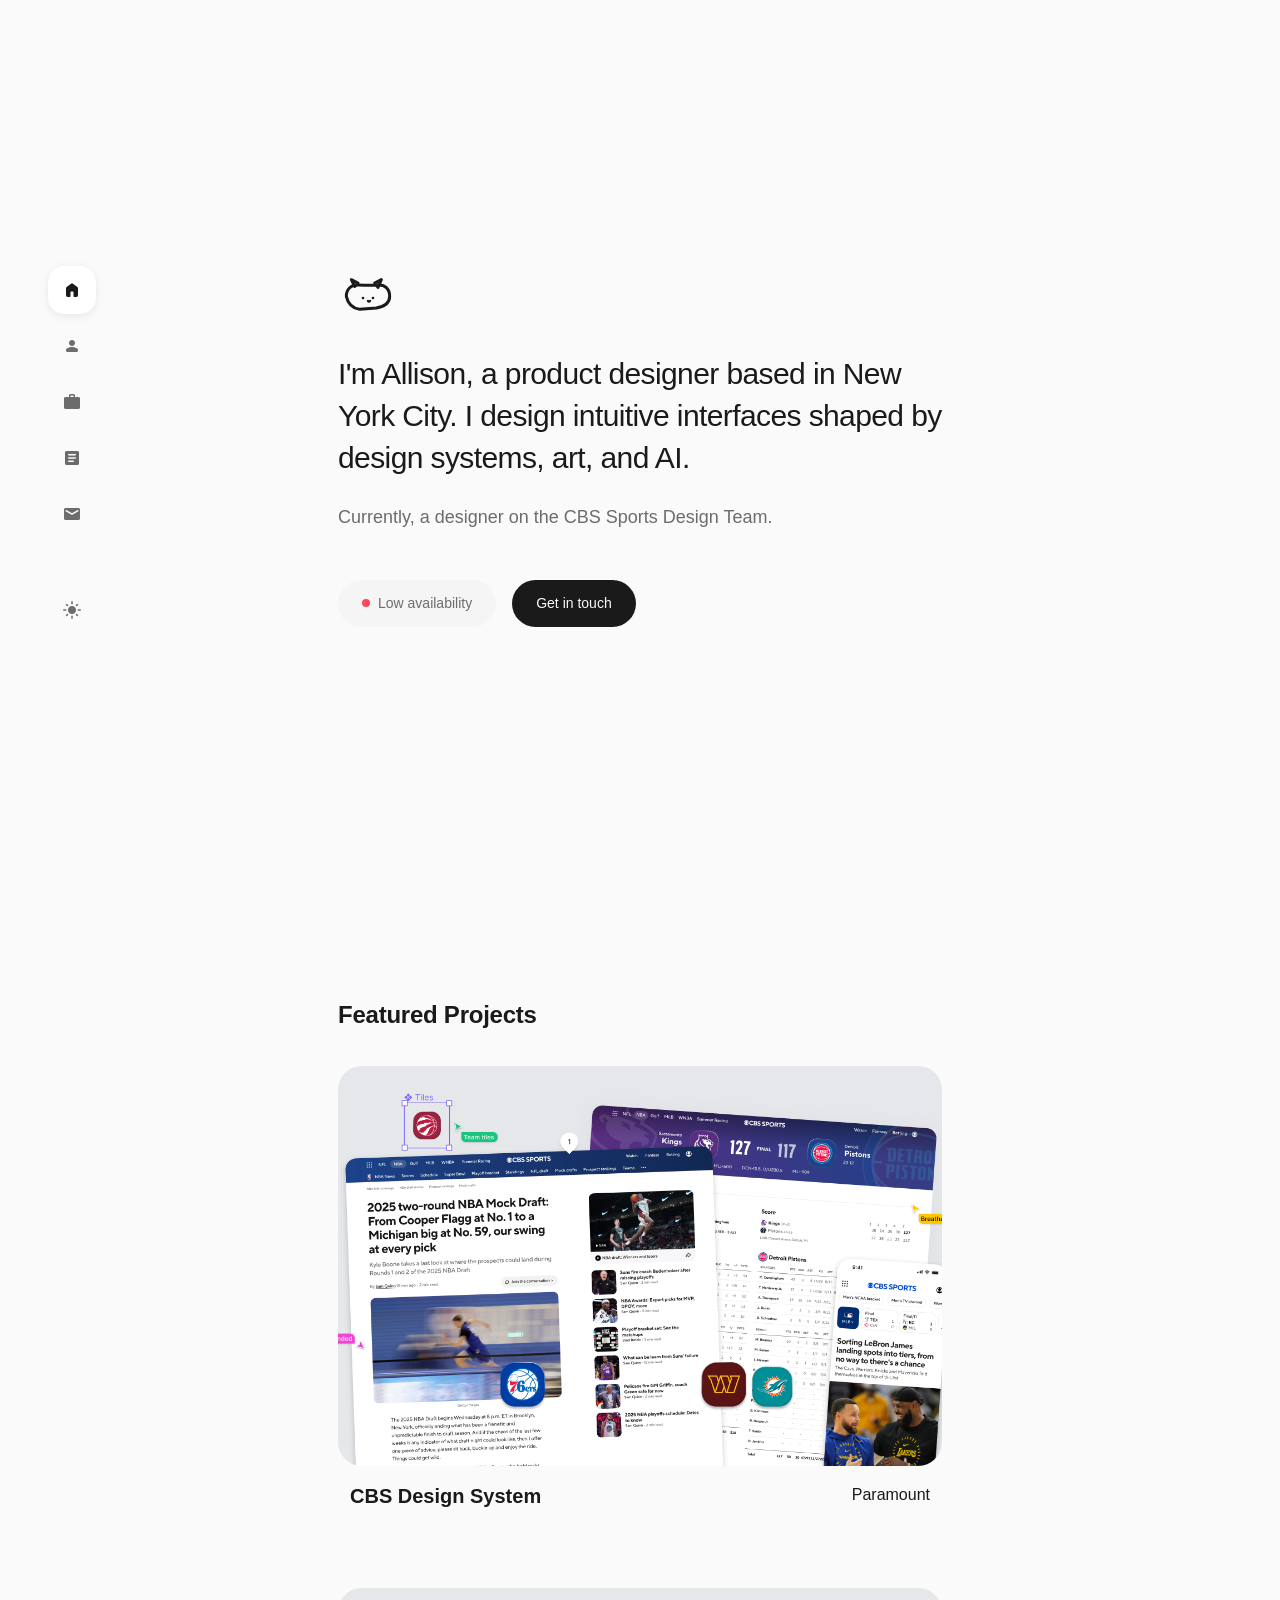
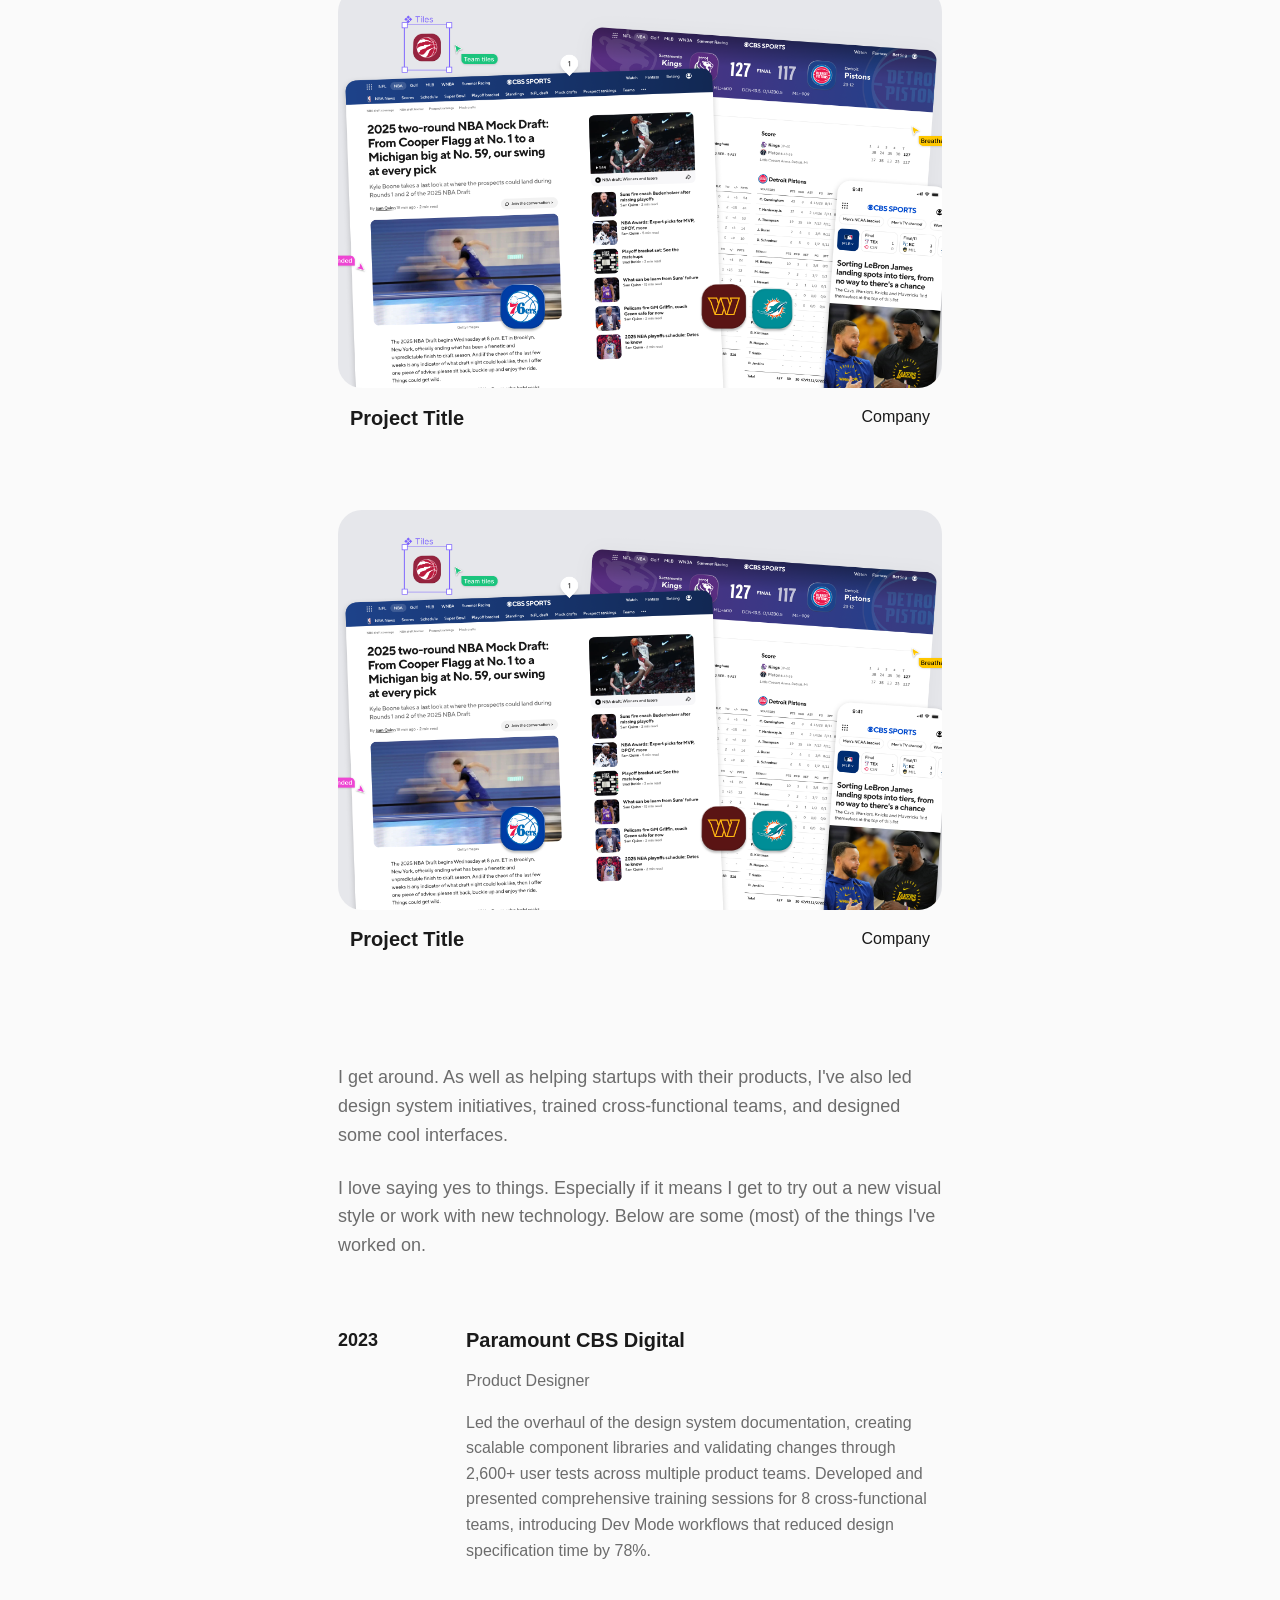
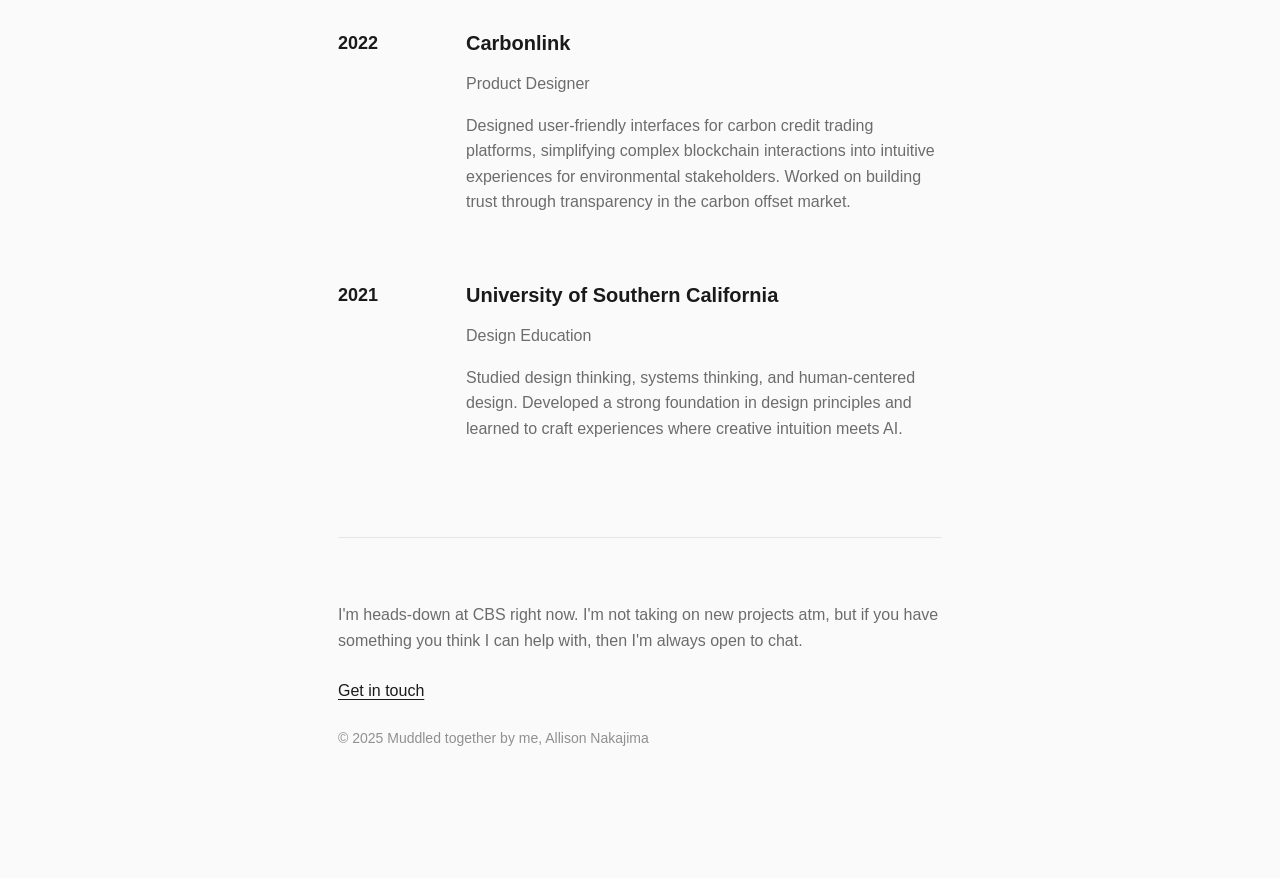
<file: index.html>
<!DOCTYPE html>
<html lang="en">
<head>
    <meta charset="UTF-8">
    <meta name="viewport" content="width=device-width, initial-scale=1.0">
    <title>Allison Nakajima - Product Designer</title>
    <meta name="description" content="I'm Allison, a product designer based in New Jersey. I love crafting intuitive interfaces that make people go 'mmm, that's nice.'">
    
    <!-- Theme color for browser UI -->
    <meta name="theme-color" content="#FAFAFA" media="(prefers-color-scheme: light)">
    <meta name="theme-color" content="#0F0F0F" media="(prefers-color-scheme: dark)">
    
    <!-- Open Graph / Social Media -->
    <meta property="og:type" content="website">
    <meta property="og:title" content="Allison Nakajima - Product Designer">
    <meta property="og:description" content="I'm Allison, a product designer based in New Jersey. I love crafting intuitive interfaces that make people go 'mmm, that's nice.'">
    <meta property="og:url" content="https://allisonnakajima.com">
    
    <!-- Twitter Card -->
    <meta name="twitter:card" content="summary_large_image">
    <meta name="twitter:title" content="Allison Nakajima - Product Designer">
    <meta name="twitter:description" content="I'm Allison, a product designer based in New Jersey. I love crafting intuitive interfaces that make people go 'mmm, that's nice.'">
    
    <!-- Favicon -->
    <link rel="icon" type="image/svg+xml" href="data:image/svg+xml,<svg xmlns='http://www.w3.org/2000/svg' viewBox='0 0 100 100'><text y='0.9em' font-size='90'>✨</text></svg>">
    
    <!-- Material Symbols (Material 3 Icons) -->
    <link rel="stylesheet" href="https://fonts.googleapis.com/css2?family=Material+Symbols+Rounded:opsz,wght,FILL,GRAD@20..48,100..700,0..1,-50..200" />
    
    <link rel="stylesheet" href="style.css">
</head>
<body>
    <!-- Side Navigation -->
    <nav class="side-nav" aria-label="Main navigation">
        <div class="side-nav-links">
            <a href="#home" class="side-nav-item active" aria-label="Home" aria-current="page">
                <span class="material-symbols-rounded" aria-hidden="true">home</span>
                <span class="nav-label">Home</span>
            </a>
            
            <a href="#about" class="side-nav-item" aria-label="About">
                <span class="material-symbols-rounded" aria-hidden="true">person</span>
                <span class="nav-label">About</span>
            </a>
            
            <a href="#work" class="side-nav-item" aria-label="Work">
                <span class="material-symbols-rounded" aria-hidden="true">work</span>
                <span class="nav-label">Work</span>
            </a>
            
            <a href="#blog" class="side-nav-item" aria-label="Blog">
                <span class="material-symbols-rounded" aria-hidden="true">article</span>
                <span class="nav-label">Blog</span>
            </a>
            
            <a href="#contact" class="side-nav-item" aria-label="Contact">
                <span class="material-symbols-rounded" aria-hidden="true">mail</span>
                <span class="nav-label">Contact</span>
            </a>
        </div>
        
        <div class="side-nav-bottom">
            <button class="side-nav-item theme-toggle" aria-label="Toggle theme">
                <span class="material-symbols-rounded sun-icon" aria-hidden="true">light_mode</span>
                <span class="material-symbols-rounded moon-icon" aria-hidden="true">dark_mode</span>
                <span class="nav-label">Theme</span>
            </button>
        </div>
    </nav>

    <!-- Main Content -->
    <div class="container">
        <!-- Hero Section -->
        <section class="hero" id="home">
            <div class="hero-logo" aria-hidden="true">
                <svg xmlns="http://www.w3.org/2000/svg" viewBox="0 0 360 360" width="60" height="60">
                    <path d="M50 140 C50 95, 80 70, 120 72 C160 74, 200 76, 240 72 C280 68, 310 96, 310 140 C310 170, 290 200, 230 210 L130 218 C90 212, 60 186, 50 140 Z" fill="none" stroke="currentColor" stroke-width="18" stroke-linecap="round" stroke-linejoin="round"/>
                    <path d="M100 80 L80 40 L120 60 Z" fill="none" stroke="currentColor" stroke-width="18" stroke-linecap="round" stroke-linejoin="round"/>
                    <path d="M220 60 L260 40 L240 86 Z" fill="none" stroke="currentColor" stroke-width="18" stroke-linecap="round" stroke-linejoin="round"/>
                    <circle cx="150" cy="150" r="8" fill="currentColor"/>
                    <circle cx="210" cy="150" r="8" fill="currentColor"/>
                    <path d="M180 168 q6 8 12 0" fill="none" stroke="currentColor" stroke-width="14" stroke-linecap="round" stroke-linejoin="round"/>
                </svg>
            </div>
            
            <div class="hero-text-container">
                <p class="hero-text hero-text-visible">I'm Allison, a product designer based in New York City. I design intuitive interfaces shaped by design systems, art, and AI.</p>
                <p class="hero-text hero-text-hidden" id="secret-text">I'm Ally, a young adult who technically lives in New Jersey. I craft my life through curiosity, caffeine, and a lot of Chat GPT.</p>
            </div>
            
            <p class="hero-subtext">Currently, a designer on the CBS Sports Design Team.</p>
            
            <div class="hero-actions">
                <span class="availability-badge" role="status">
                    <span class="status-dot" aria-hidden="true"></span>
                    Low availability
                </span>
                <a href="mailto:nakajima.allison@gmail.com" class="cta-button">Get in touch</a>
            </div>
        </section>

        <!-- Featured Projects -->
        <section class="featured-projects" id="work">
            <h2 class="section-title">Featured Projects</h2>
            
            <div class="projects-grid">
                <a href="project-vanguard.html" class="project-card-link">
                    <article class="project-card project-card-cbs project-card-external-info" data-project="CBS" data-cursor-color="#0B5EF5">
                        <div class="project-content">
                            <img src="CBScasestudythumbnail.png" alt="CBS Design System case study thumbnail" class="project-visual" loading="lazy">
                        </div>
                        <div class="project-info">
                            <div class="project-info-left">
                                <h3 class="project-title">CBS Design System</h3>
                            </div>
                            <div class="project-info-right">
                                <p class="project-company">Paramount</p>
                            </div>
                        </div>
                    </article>
                </a>
                
                <a href="#" class="project-card-link">
                    <article class="project-card project-card-figma project-card-external-info" data-project="View Project" data-cursor-color="#FF4757">
                        <div class="project-content">
                            <img src="CBScasestudythumbnail.png" alt="Figma Dev Mode Training case study thumbnail" class="project-visual" loading="lazy">
                        </div>
                        <div class="project-info">
                            <div class="project-info-left">
                                <h3 class="project-title">Project Title</h3>
                            </div>
                            <div class="project-info-right">
                                <p class="project-company">Company</p>
                            </div>
                        </div>
                    </article>
                </a>
                
                <a href="#" class="project-card-link">
                    <article class="project-card project-card-blockchain project-card-external-info" data-project="View Project" data-cursor-color="#FF4757">
                        <div class="project-content">
                            <img src="CBScasestudythumbnail.png" alt="Carbon Trading Platform case study thumbnail" class="project-visual" loading="lazy">
                        </div>
                        <div class="project-info">
                            <div class="project-info-left">
                                <h3 class="project-title">Project Title</h3>
                            </div>
                            <div class="project-info-right">
                                <p class="project-company">Company</p>
                            </div>
                        </div>
                    </article>
                </a>
            </div>
        </section>

        <!-- Section Divider -->
        <div class="section-divider" id="about">
            <p class="divider-text">I get around. As well as helping startups with their products, I've also led design system initiatives, trained cross-functional teams, and designed some cool interfaces.</p>
            
            <p class="divider-text">I love saying yes to things. Especially if it means I get to try out a new visual style or work with new technology. Below are some (most) of the things I've worked on.</p>
        </div>

        <!-- Timeline -->
        <section class="timeline">
            <article class="timeline-item">
                <div class="timeline-year">2023</div>
                <div class="timeline-content">
                    <h3 class="timeline-company">Paramount CBS Digital</h3>
                    <p class="timeline-role">Product Designer</p>
                    <p class="timeline-description">Led the overhaul of the design system documentation, creating scalable component libraries and validating changes through 2,600+ user tests across multiple product teams. Developed and presented comprehensive training sessions for 8 cross-functional teams, introducing Dev Mode workflows that reduced design specification time by 78%.</p>
                </div>
            </article>
            
            <article class="timeline-item">
                <div class="timeline-year">2022</div>
                <div class="timeline-content">
                    <h3 class="timeline-company">Carbonlink</h3>
                    <p class="timeline-role">Product Designer</p>
                    <p class="timeline-description">Designed user-friendly interfaces for carbon credit trading platforms, simplifying complex blockchain interactions into intuitive experiences for environmental stakeholders. Worked on building trust through transparency in the carbon offset market.</p>
                </div>
            </article>
            
            <article class="timeline-item">
                <div class="timeline-year">2021</div>
                <div class="timeline-content">
                    <h3 class="timeline-company">University of Southern California</h3>
                    <p class="timeline-role">Design Education</p>
                    <p class="timeline-description">Studied design thinking, systems thinking, and human-centered design. Developed a strong foundation in design principles and learned to craft experiences where creative intuition meets AI.</p>
                </div>
            </article>
        </section>

        <!-- Footer -->
        <footer class="footer" id="contact">
            <p class="footer-text">I'm heads-down at CBS right now. I'm not taking on new projects atm, but if you have something you think I can help with, then I'm always open to chat.</p>
            <a href="mailto:nakajima.allison@gmail.com" class="footer-link">Get in touch</a>
            <p class="footer-copyright">© 2025 Muddled together by me, Allison Nakajima</p>
        </footer>
    </div>

    <!-- Custom Cursor -->
    <div class="custom-cursor" id="customCursor">
        <span class="custom-cursor-text">View Project</span>
        <span class="custom-cursor-arrow">→</span>
    </div>

    <script src="script.js"></script>
</body>
</html>
</file>
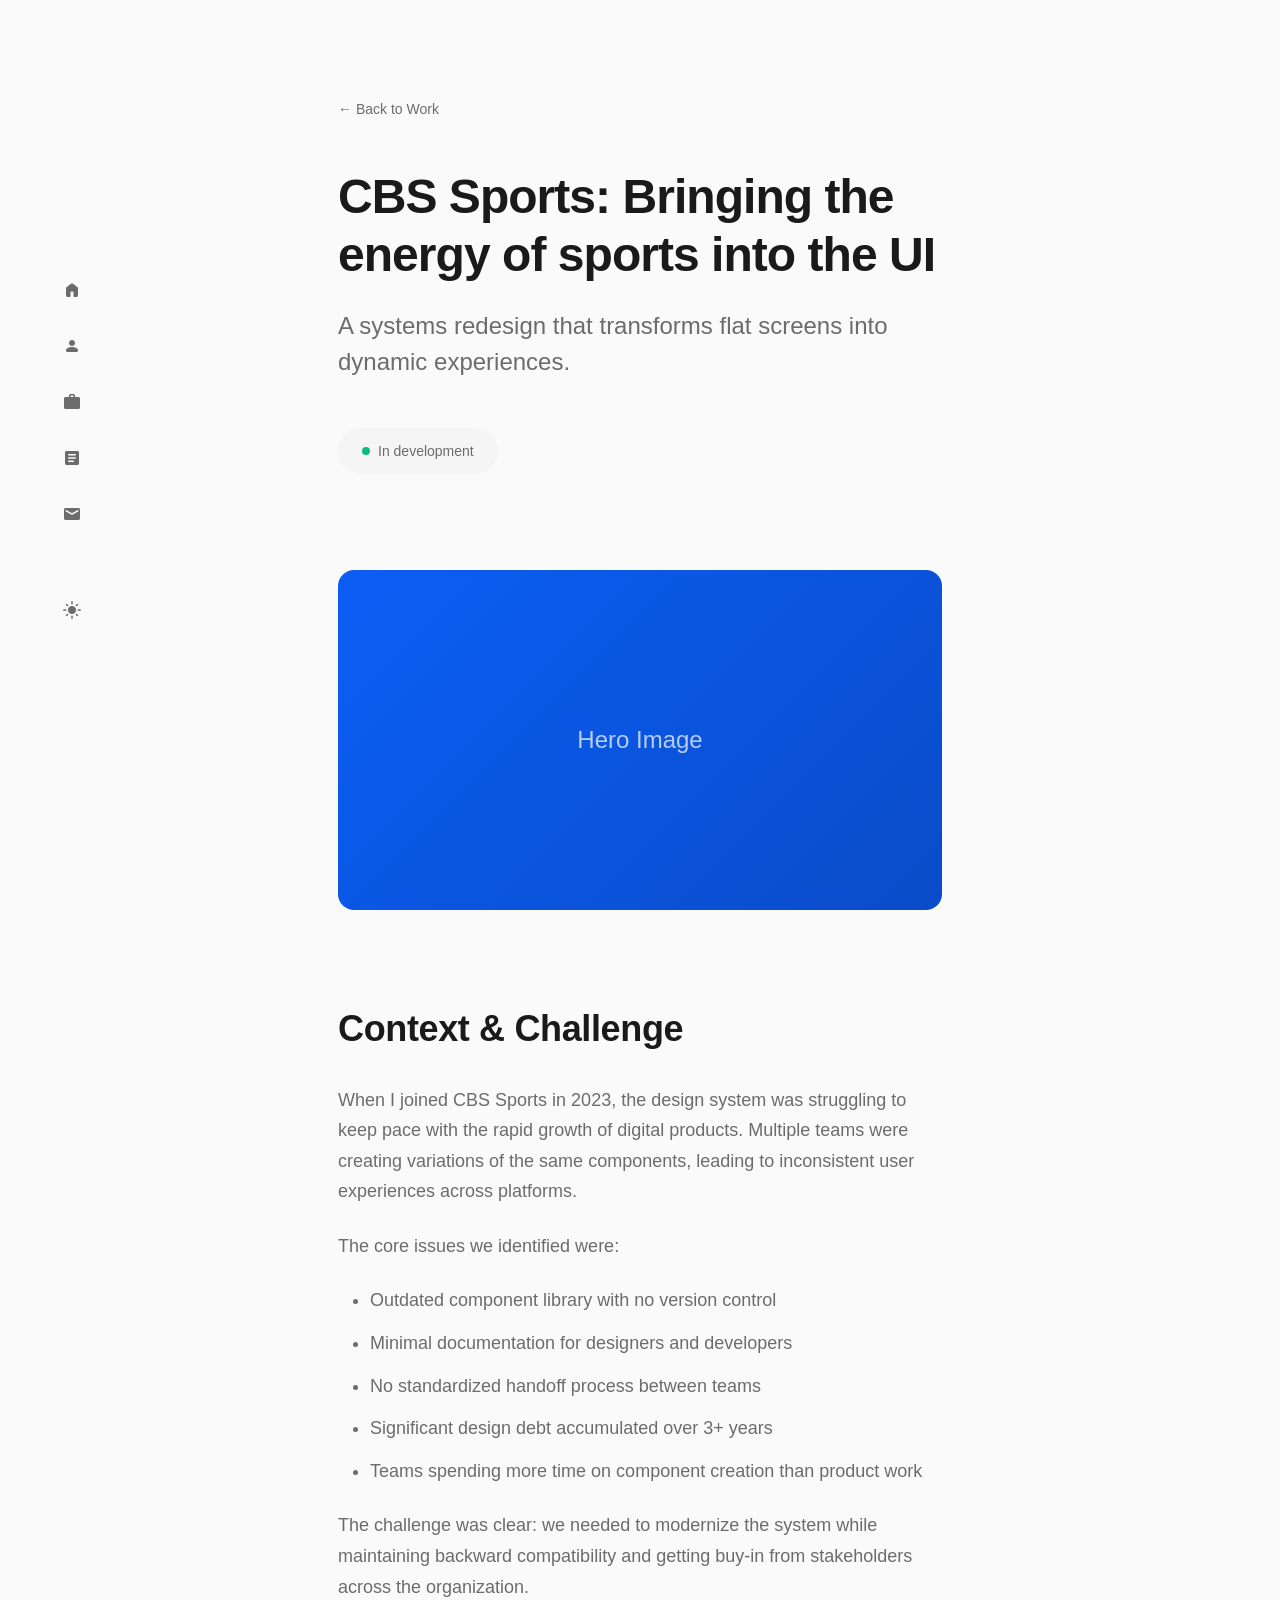
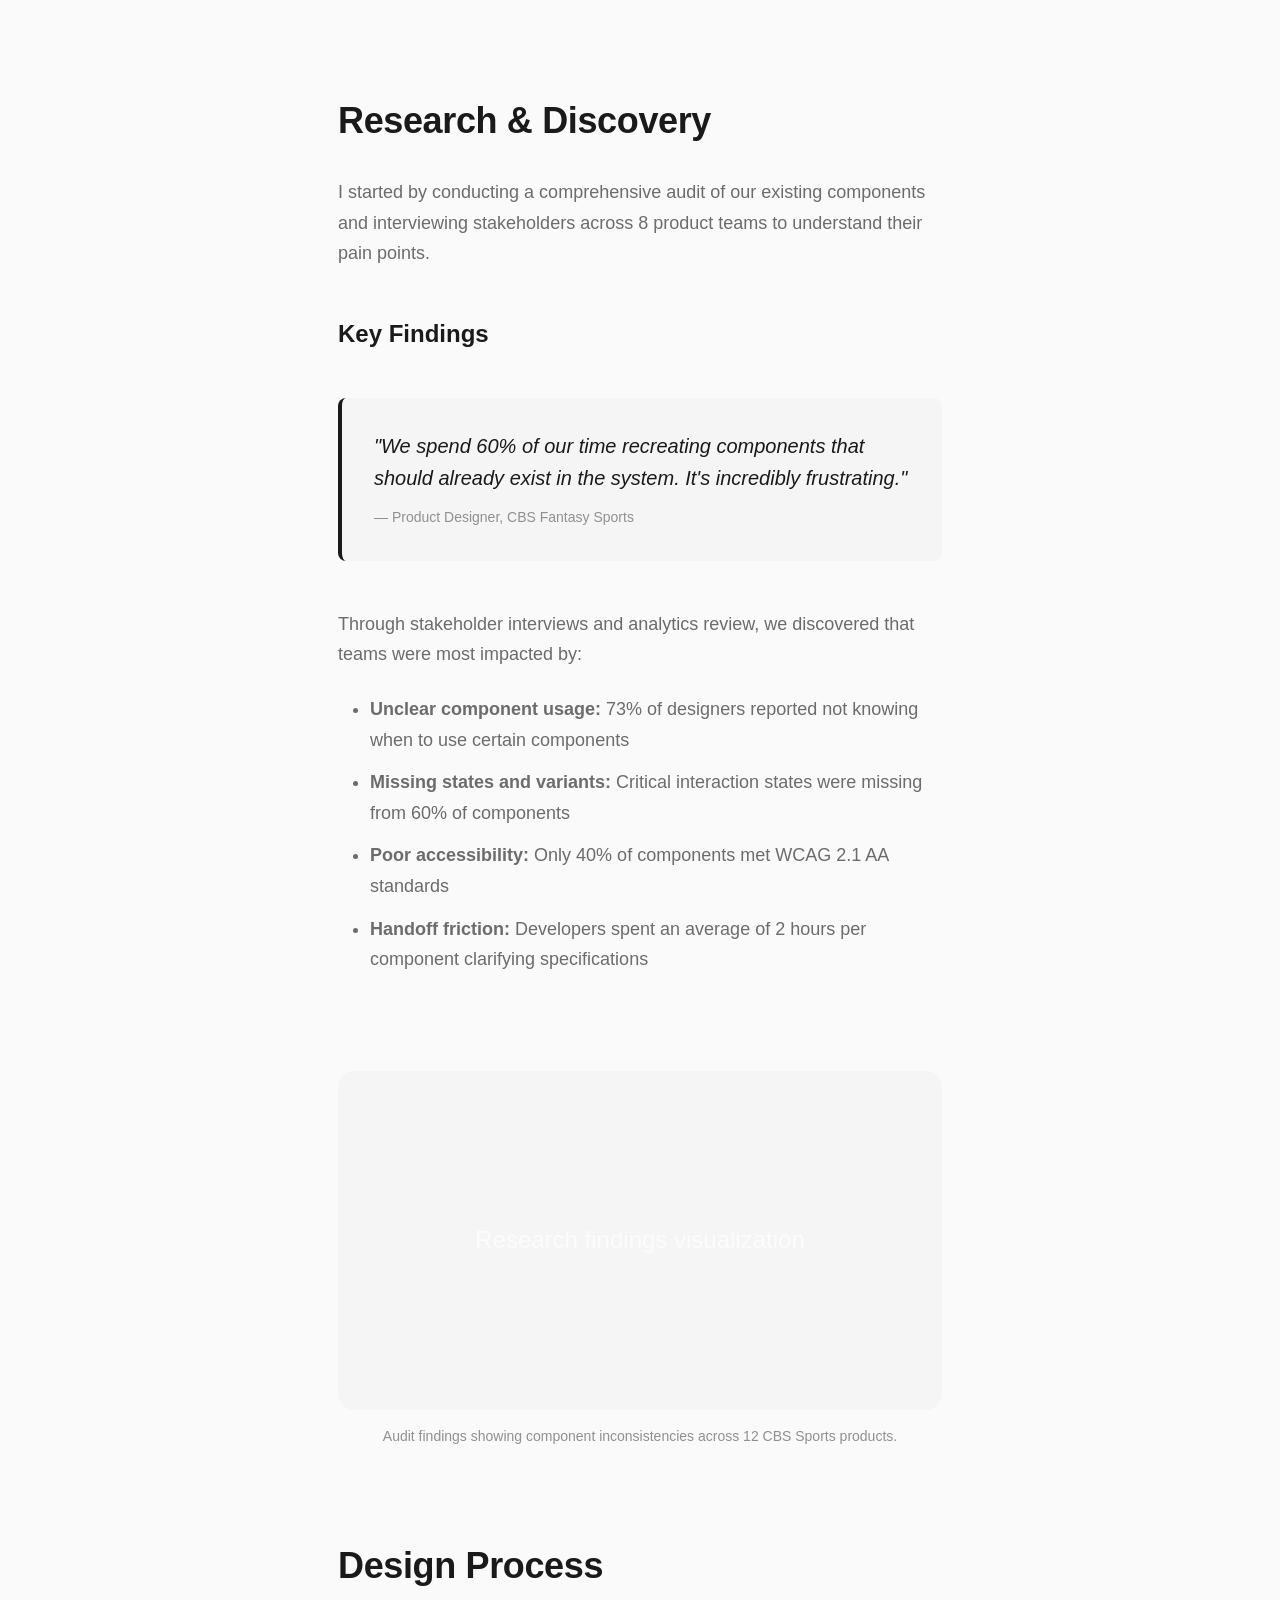
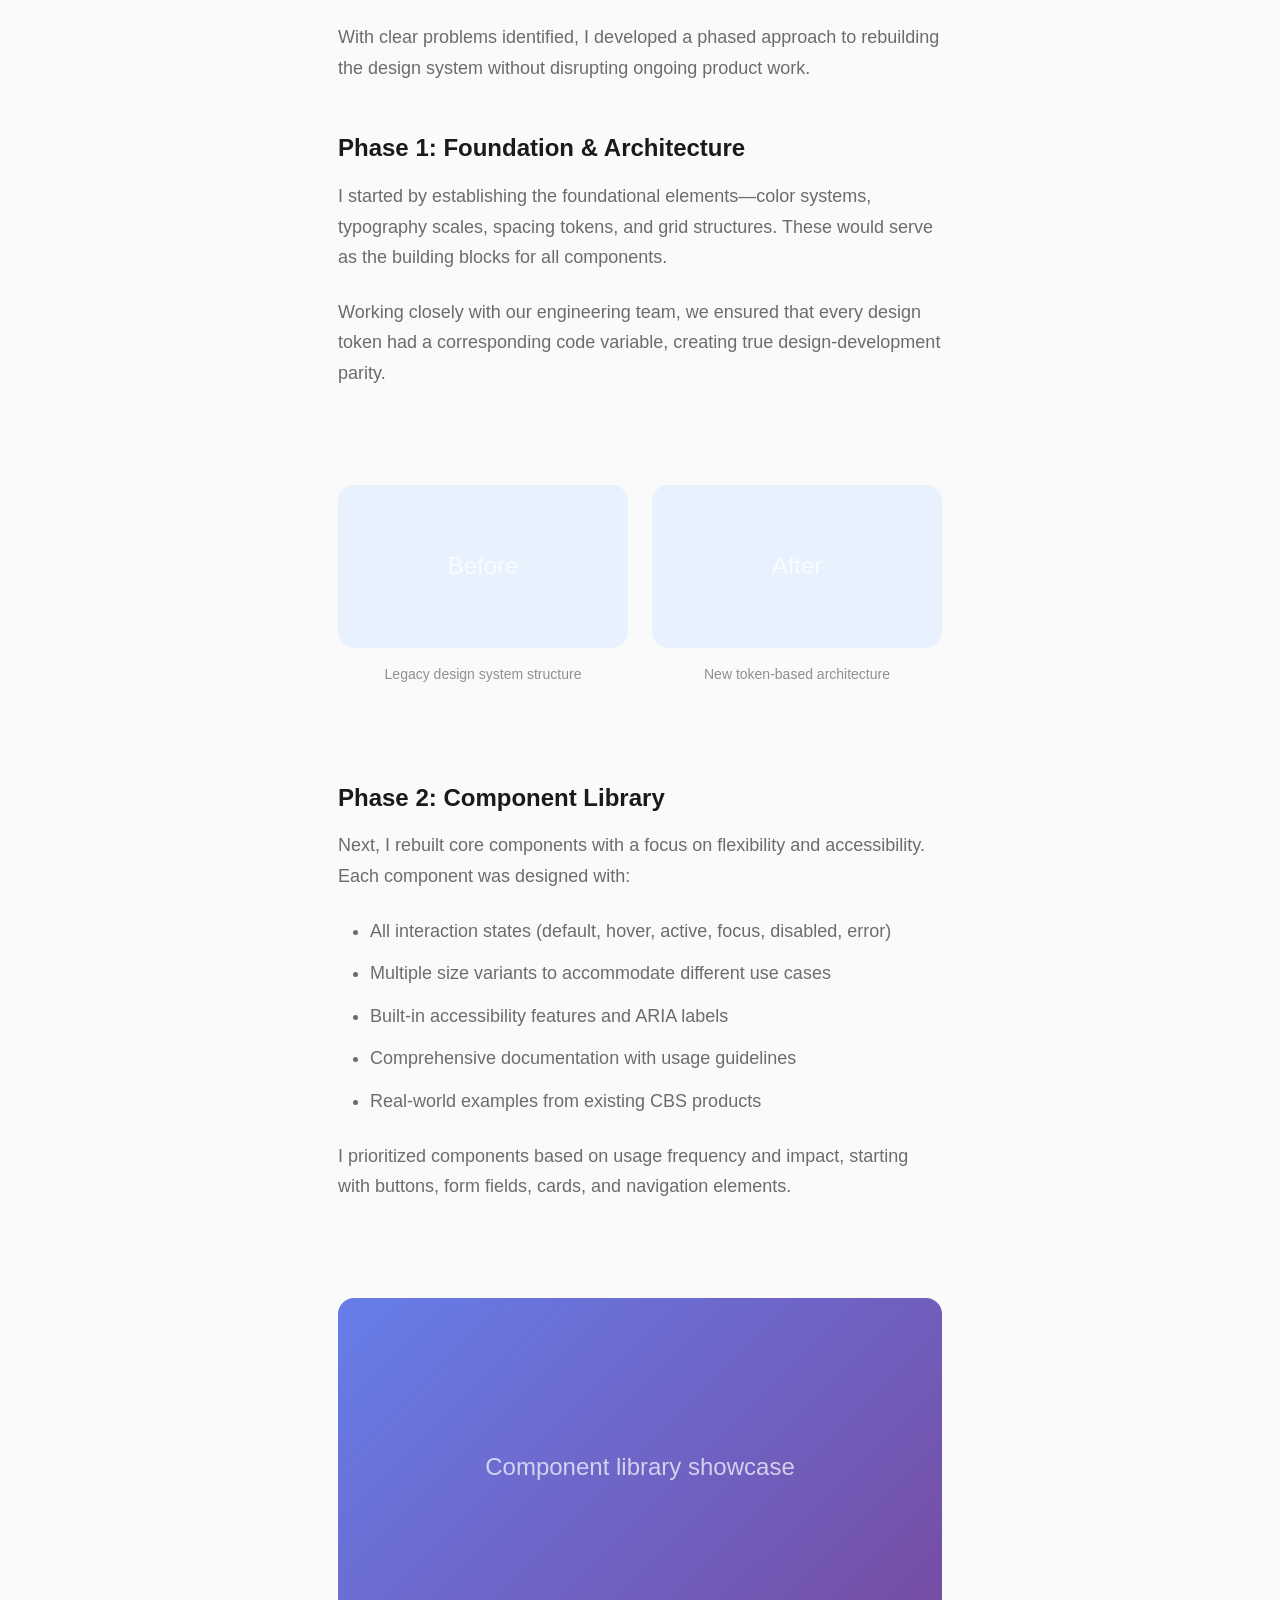
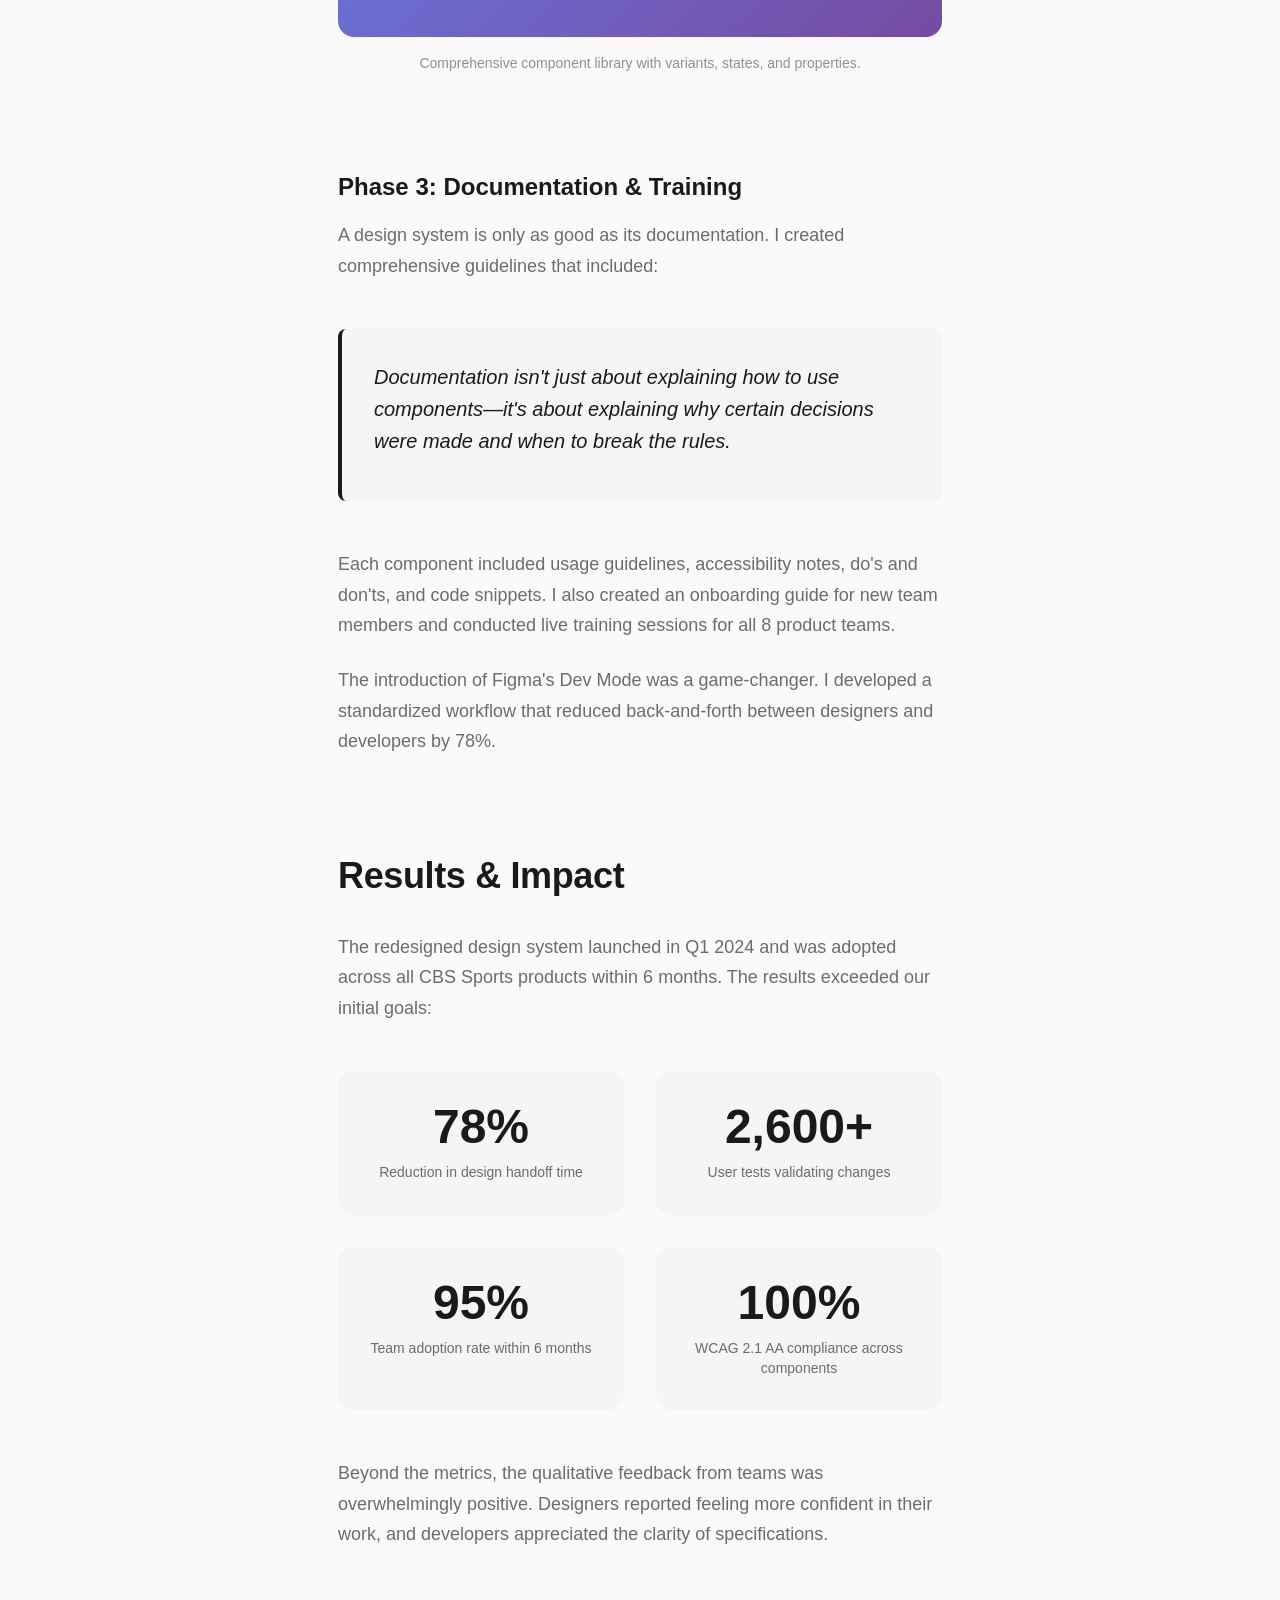
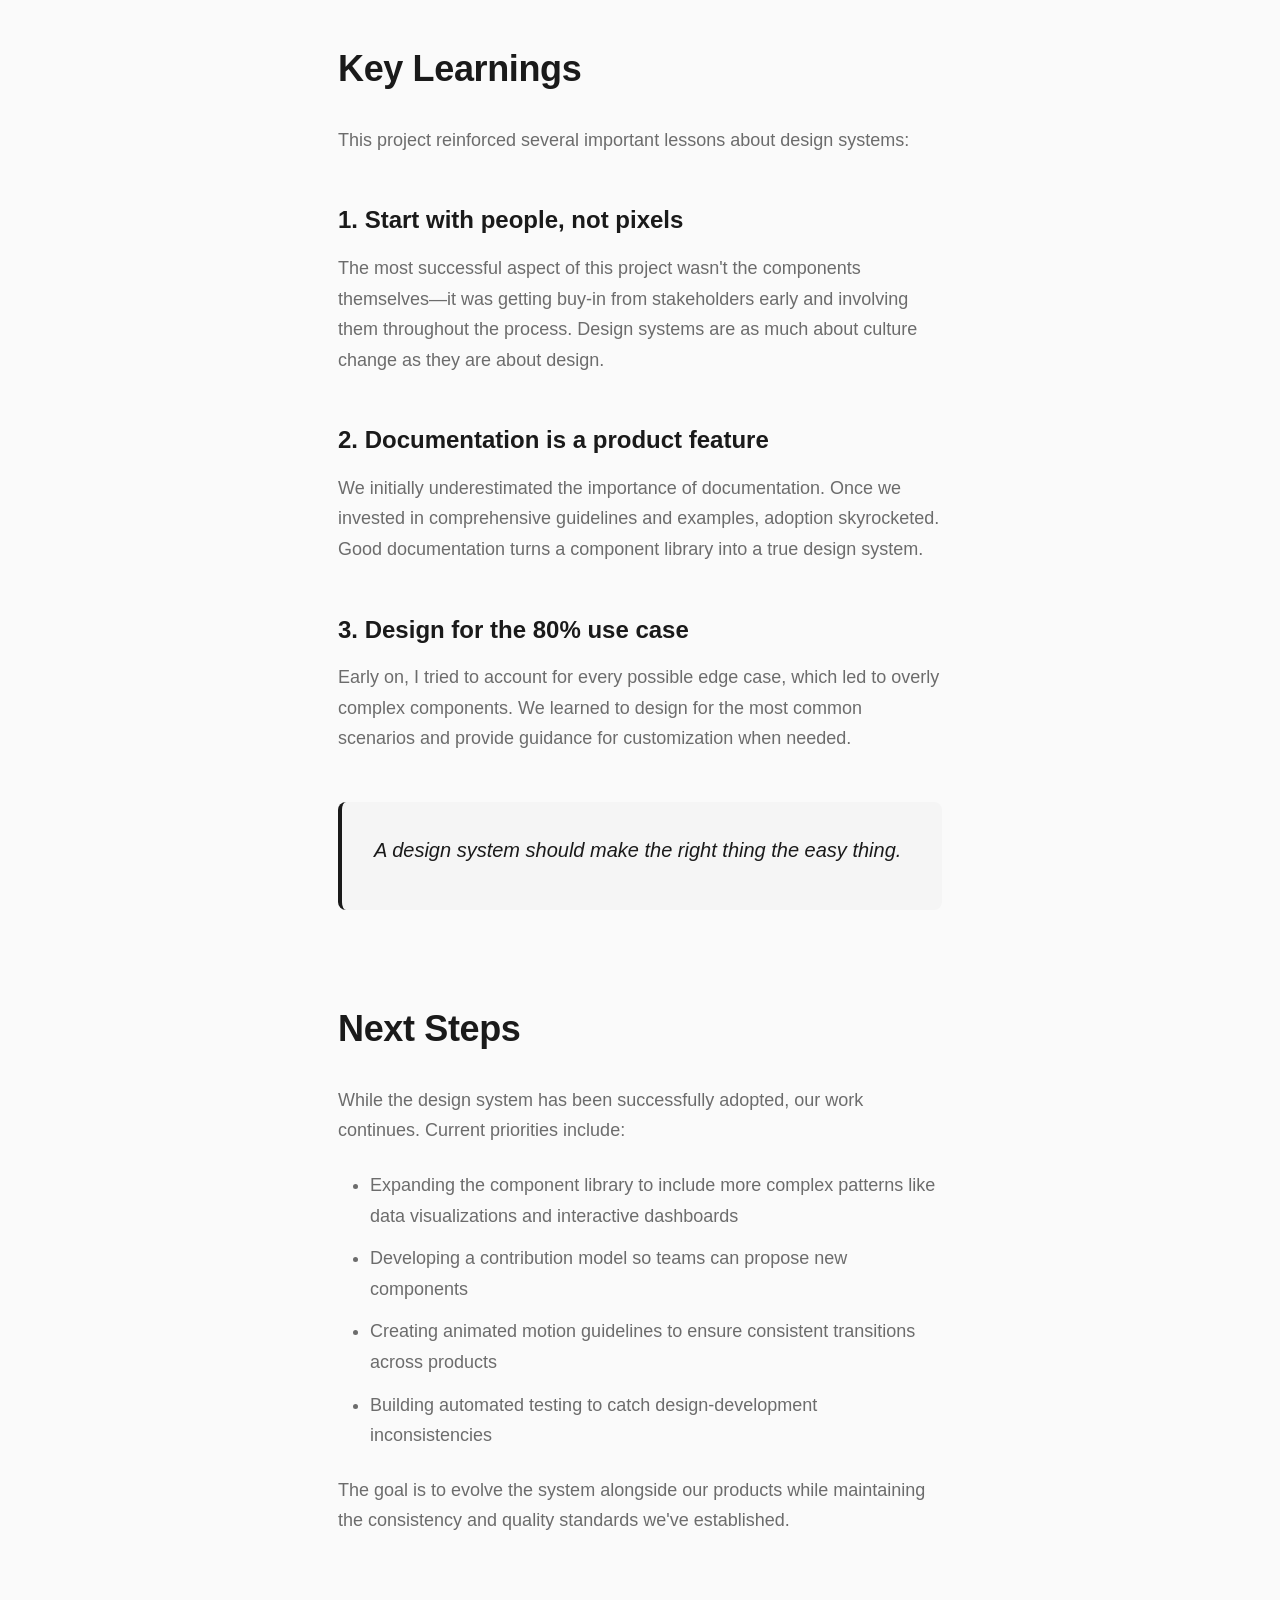
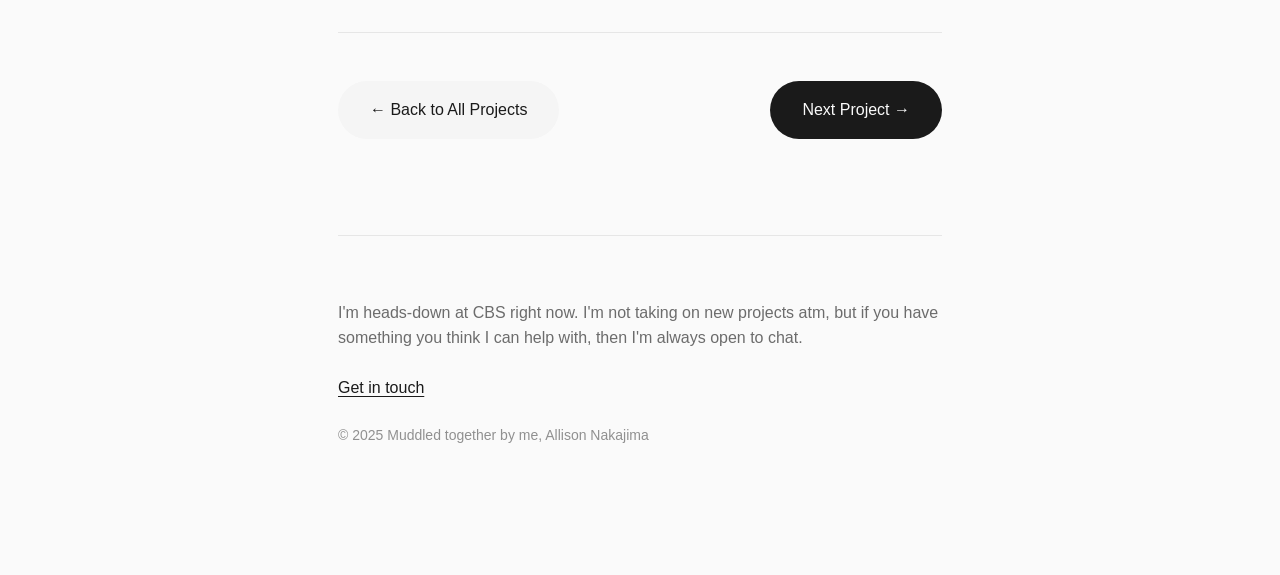
<file: project-vanguard.html>
<!DOCTYPE html>
<html lang="en">
<head>
    <meta charset="UTF-8">
    <meta name="viewport" content="width=device-width, initial-scale=1.0">
    <title>Project Vanguard - CBS Design System | Allison Nakajima</title>
    <meta name="description" content="Case study: Project Vanguard - CBS Design System redesign and documentation.">
    
    <!-- Theme color for browser UI -->
    <meta name="theme-color" content="#FAFAFA" media="(prefers-color-scheme: light)">
    <meta name="theme-color" content="#0F0F0F" media="(prefers-color-scheme: dark)">
    
    <!-- Favicon -->
    <link rel="icon" type="image/svg+xml" href="data:image/svg+xml,<svg xmlns='http://www.w3.org/2000/svg' viewBox='0 0 100 100'><text y='0.9em' font-size='90'>✨</text></svg>">
    
    <!-- Material Symbols (Material 3 Icons) -->
    <link rel="stylesheet" href="https://fonts.googleapis.com/css2?family=Material+Symbols+Rounded:opsz,wght,FILL,GRAD@20..48,100..700,0..1,-50..200" />
    
    <link rel="stylesheet" href="style.css">
</head>
<body>
    <!-- Side Navigation -->
    <nav class="side-nav" aria-label="Main navigation">
        <div class="side-nav-links">
            <a href="index.html#home" class="side-nav-item" aria-label="Home">
                <span class="material-symbols-rounded" aria-hidden="true">home</span>
                <span class="nav-label">Home</span>
            </a>
            
            <a href="index.html#about" class="side-nav-item" aria-label="About">
                <span class="material-symbols-rounded" aria-hidden="true">person</span>
                <span class="nav-label">About</span>
            </a>
            
            <a href="index.html#work" class="side-nav-item" aria-label="Work">
                <span class="material-symbols-rounded" aria-hidden="true">work</span>
                <span class="nav-label">Work</span>
            </a>
            
            <a href="index.html#blog" class="side-nav-item" aria-label="Blog">
                <span class="material-symbols-rounded" aria-hidden="true">article</span>
                <span class="nav-label">Blog</span>
            </a>
            
            <a href="index.html#contact" class="side-nav-item" aria-label="Contact">
                <span class="material-symbols-rounded" aria-hidden="true">mail</span>
                <span class="nav-label">Contact</span>
            </a>
        </div>
        
        <div class="side-nav-bottom">
            <button class="side-nav-item theme-toggle" aria-label="Toggle theme">
                <span class="material-symbols-rounded sun-icon" aria-hidden="true">light_mode</span>
                <span class="material-symbols-rounded moon-icon" aria-hidden="true">dark_mode</span>
                <span class="nav-label">Theme</span>
            </button>
        </div>
    </nav>

    <!-- Main Content -->
    <div class="container">
        <!-- Case Study Hero -->
        <section class="case-study-hero">
            <a href="index.html#work" class="back-link">← Back to Work</a>
            
            <h1 class="case-study-title">CBS Sports: Bringing the energy of sports into the UI</h1>
            <p class="case-study-subtitle">A systems redesign that transforms flat screens into dynamic experiences.</p>
            
            <span class="availability-badge badge-development" role="status">
                <span class="status-dot" aria-hidden="true"></span>
                In development
            </span>
        </section>

        <!-- Hero Image Placeholder -->
        <section class="case-study-section">
            <div class="case-study-image-container">
                <div class="image-placeholder" style="background: linear-gradient(135deg, #0B5EF5 0%, #0A4CC9 100%);">
                    <span class="placeholder-text">Hero Image</span>
                </div>
            </div>
        </section>

        <!-- Context Section -->
        <section class="case-study-section">
            <h2 class="section-heading">Context & Challenge</h2>
            
            <p class="body-text">When I joined CBS Sports in 2023, the design system was struggling to keep pace with the rapid growth of digital products. Multiple teams were creating variations of the same components, leading to inconsistent user experiences across platforms.</p>
            
            <p class="body-text">The core issues we identified were:</p>
            
            <ul class="case-study-list">
                <li>Outdated component library with no version control</li>
                <li>Minimal documentation for designers and developers</li>
                <li>No standardized handoff process between teams</li>
                <li>Significant design debt accumulated over 3+ years</li>
                <li>Teams spending more time on component creation than product work</li>
            </ul>
            
            <p class="body-text">The challenge was clear: we needed to modernize the system while maintaining backward compatibility and getting buy-in from stakeholders across the organization.</p>
        </section>

        <!-- Research Section -->
        <section class="case-study-section">
            <h2 class="section-heading">Research & Discovery</h2>
            
            <p class="body-text">I started by conducting a comprehensive audit of our existing components and interviewing stakeholders across 8 product teams to understand their pain points.</p>
            
            <h3 class="subsection-heading">Key Findings</h3>
            
            <div class="callout-box">
                <p class="callout-text">"We spend 60% of our time recreating components that should already exist in the system. It's incredibly frustrating."</p>
                <p class="callout-attribution">— Product Designer, CBS Fantasy Sports</p>
            </div>
            
            <p class="body-text">Through stakeholder interviews and analytics review, we discovered that teams were most impacted by:</p>
            
            <ul class="case-study-list">
                <li><strong>Unclear component usage:</strong> 73% of designers reported not knowing when to use certain components</li>
                <li><strong>Missing states and variants:</strong> Critical interaction states were missing from 60% of components</li>
                <li><strong>Poor accessibility:</strong> Only 40% of components met WCAG 2.1 AA standards</li>
                <li><strong>Handoff friction:</strong> Developers spent an average of 2 hours per component clarifying specifications</li>
            </ul>
        </section>

        <!-- Image Section -->
        <section class="case-study-section">
            <div class="case-study-image-container">
                <div class="image-placeholder" style="background: #F5F5F5;">
                    <span class="placeholder-text">Research findings visualization</span>
                </div>
                <p class="image-caption">Audit findings showing component inconsistencies across 12 CBS Sports products.</p>
            </div>
        </section>

        <!-- Process Section -->
        <section class="case-study-section">
            <h2 class="section-heading">Design Process</h2>
            
            <p class="body-text">With clear problems identified, I developed a phased approach to rebuilding the design system without disrupting ongoing product work.</p>
            
            <h3 class="subsection-heading">Phase 1: Foundation & Architecture</h3>
            
            <p class="body-text">I started by establishing the foundational elements—color systems, typography scales, spacing tokens, and grid structures. These would serve as the building blocks for all components.</p>
            
            <p class="body-text">Working closely with our engineering team, we ensured that every design token had a corresponding code variable, creating true design-development parity.</p>
        </section>

        <!-- Two Column Image Section -->
        <section class="case-study-section">
            <div class="image-grid-2col">
                <div class="image-grid-item">
                    <div class="image-placeholder" style="background: #E8F2FF;">
                        <span class="placeholder-text">Before</span>
                    </div>
                    <p class="image-caption">Legacy design system structure</p>
                </div>
                <div class="image-grid-item">
                    <div class="image-placeholder" style="background: #E8F2FF;">
                        <span class="placeholder-text">After</span>
                    </div>
                    <p class="image-caption">New token-based architecture</p>
                </div>
            </div>
        </section>

        <!-- Component Design Section -->
        <section class="case-study-section">
            <h3 class="subsection-heading">Phase 2: Component Library</h3>
            
            <p class="body-text">Next, I rebuilt core components with a focus on flexibility and accessibility. Each component was designed with:</p>
            
            <ul class="case-study-list">
                <li>All interaction states (default, hover, active, focus, disabled, error)</li>
                <li>Multiple size variants to accommodate different use cases</li>
                <li>Built-in accessibility features and ARIA labels</li>
                <li>Comprehensive documentation with usage guidelines</li>
                <li>Real-world examples from existing CBS products</li>
            </ul>
            
            <p class="body-text">I prioritized components based on usage frequency and impact, starting with buttons, form fields, cards, and navigation elements.</p>
        </section>

        <!-- Full Width Image -->
        <section class="case-study-section">
            <div class="case-study-image-container">
                <div class="image-placeholder" style="background: linear-gradient(135deg, #667EEA 0%, #764BA2 100%);">
                    <span class="placeholder-text">Component library showcase</span>
                </div>
                <p class="image-caption">Comprehensive component library with variants, states, and properties.</p>
            </div>
        </section>

        <!-- Documentation Section -->
        <section class="case-study-section">
            <h3 class="subsection-heading">Phase 3: Documentation & Training</h3>
            
            <p class="body-text">A design system is only as good as its documentation. I created comprehensive guidelines that included:</p>
            
            <div class="callout-box">
                <p class="callout-text">Documentation isn't just about explaining how to use components—it's about explaining why certain decisions were made and when to break the rules.</p>
            </div>
            
            <p class="body-text">Each component included usage guidelines, accessibility notes, do's and don'ts, and code snippets. I also created an onboarding guide for new team members and conducted live training sessions for all 8 product teams.</p>
            
            <p class="body-text">The introduction of Figma's Dev Mode was a game-changer. I developed a standardized workflow that reduced back-and-forth between designers and developers by 78%.</p>
        </section>

        <!-- Results Section -->
        <section class="case-study-section">
            <h2 class="section-heading">Results & Impact</h2>
            
            <p class="body-text">The redesigned design system launched in Q1 2024 and was adopted across all CBS Sports products within 6 months. The results exceeded our initial goals:</p>
            
            <div class="metrics-grid">
                <div class="metric-item">
                    <span class="metric-number">78%</span>
                    <span class="metric-label">Reduction in design handoff time</span>
                </div>
                <div class="metric-item">
                    <span class="metric-number">2,600+</span>
                    <span class="metric-label">User tests validating changes</span>
                </div>
                <div class="metric-item">
                    <span class="metric-number">95%</span>
                    <span class="metric-label">Team adoption rate within 6 months</span>
                </div>
                <div class="metric-item">
                    <span class="metric-number">100%</span>
                    <span class="metric-label">WCAG 2.1 AA compliance across components</span>
                </div>
            </div>
            
            <p class="body-text">Beyond the metrics, the qualitative feedback from teams was overwhelmingly positive. Designers reported feeling more confident in their work, and developers appreciated the clarity of specifications.</p>
        </section>

        <!-- Learnings Section -->
        <section class="case-study-section">
            <h2 class="section-heading">Key Learnings</h2>
            
            <p class="body-text">This project reinforced several important lessons about design systems:</p>
            
            <h3 class="subsection-heading">1. Start with people, not pixels</h3>
            <p class="body-text">The most successful aspect of this project wasn't the components themselves—it was getting buy-in from stakeholders early and involving them throughout the process. Design systems are as much about culture change as they are about design.</p>
            
            <h3 class="subsection-heading">2. Documentation is a product feature</h3>
            <p class="body-text">We initially underestimated the importance of documentation. Once we invested in comprehensive guidelines and examples, adoption skyrocketed. Good documentation turns a component library into a true design system.</p>
            
            <h3 class="subsection-heading">3. Design for the 80% use case</h3>
            <p class="body-text">Early on, I tried to account for every possible edge case, which led to overly complex components. We learned to design for the most common scenarios and provide guidance for customization when needed.</p>
            
            <div class="callout-box">
                <p class="callout-text">A design system should make the right thing the easy thing.</p>
            </div>
        </section>

        <!-- Next Steps Section -->
        <section class="case-study-section">
            <h2 class="section-heading">Next Steps</h2>
            
            <p class="body-text">While the design system has been successfully adopted, our work continues. Current priorities include:</p>
            
            <ul class="case-study-list">
                <li>Expanding the component library to include more complex patterns like data visualizations and interactive dashboards</li>
                <li>Developing a contribution model so teams can propose new components</li>
                <li>Creating animated motion guidelines to ensure consistent transitions across products</li>
                <li>Building automated testing to catch design-development inconsistencies</li>
            </ul>
            
            <p class="body-text">The goal is to evolve the system alongside our products while maintaining the consistency and quality standards we've established.</p>
        </section>

        <!-- Project Navigation -->
        <section class="case-study-section">
            <div class="project-nav">
                <a href="index.html#work" class="nav-button nav-button-secondary">← Back to All Projects</a>
                <a href="#" class="nav-button nav-button-primary">Next Project →</a>
            </div>
        </section>

        <!-- Footer -->
        <footer class="footer">
            <p class="footer-text">I'm heads-down at CBS right now. I'm not taking on new projects atm, but if you have something you think I can help with, then I'm always open to chat.</p>
            <a href="mailto:nakajima.allison@gmail.com" class="footer-link">Get in touch</a>
            <p class="footer-copyright">© 2025 Muddled together by me, Allison Nakajima</p>
        </footer>
    </div>

    <script src="script.js"></script>
</body>
</html>
</file>
<file: style.css>
/* ==========================================================================
   DESIGN SYSTEM & VARIABLES
   ========================================================================== */

* {
    margin: 0;
    padding: 0;
    box-sizing: border-box;
}

:root {
    /* === Spacing Scale (8px base) === */
    --space-2xs: 4px;
    --space-xs: 8px;
    --space-sm: 12px;
    --space-md: 16px;
    --space-lg: 24px;
    --space-xl: 32px;
    --space-2xl: 48px;
    --space-3xl: 64px;
    --space-4xl: 96px;
    --space-5xl: 128px;
    
    /* === Typography Scale (1.2x ratio with adjustments) === */
    --font-xs: 12px;
    --font-sm: 14px;
    --font-base: 16px;
    --font-md: 18px;
    --font-lg: 20px;
    --font-xl: 24px;
    --font-2xl: 30px;
    --font-3xl: 36px;
    --font-4xl: 48px;
    
    /* === Border Radius === */
    --radius-sm: 8px;
    --radius-md: 16px;
    --radius-lg: 24px;
    --radius-full: 100px;
    
    /* === Transitions === */
    --transition-fast: 0.15s ease;
    --transition-base: 0.2s ease;
    --transition-slow: 0.3s ease;
    
    /* === Light Theme Colors === */
    --text-primary: #1A1A1A;
    --text-secondary: #6C6C6C;
    --text-tertiary: #909090;
    --bg-primary: #FAFAFA;
    --bg-secondary: #F5F5F5;
    --bg-tertiary: #FFFFFF;
    --border: #E6E6E6;
    --accent: #FF4757;
    --nav-bg: #F5F5F5;
    --nav-item-bg: rgba(0, 0, 0, 0.04);
    --nav-item-active: #FFFFFF;
}

[data-theme="dark"] {
    /* === Dark Theme Colors === */
    --text-primary: #E8E8E8;
    --text-secondary: #AFAFAF;
    --text-tertiary: #8C8C8C;
    --bg-primary: #0F0F0F;
    --bg-secondary: #1A1A1A;
    --bg-tertiary: #151515;
    --border: #2A2A2A;
    --accent: #FF6B7A;
    --nav-bg: #1A1A1A;
    --nav-item-bg: rgba(255, 255, 255, 0.05);
    --nav-item-active: rgba(255, 255, 255, 0.1);
}

/* ==========================================================================
   BASE STYLES
   ========================================================================== */

html {
    scroll-behavior: smooth;
}

body {
    font-family: -apple-system, BlinkMacSystemFont, "Segoe UI", Roboto, "Helvetica Neue", Arial, sans-serif;
    background: var(--bg-primary);
    color: var(--text-primary);
    line-height: 1.6;
    font-size: var(--font-base);
    -webkit-font-smoothing: antialiased;
    -moz-osx-font-smoothing: grayscale;
    transition: background-color var(--transition-slow), color var(--transition-slow);
}

/* ==========================================================================
   SIDE NAVIGATION
   ========================================================================== */

.side-nav {
    position: fixed;
    left: var(--space-2xl);
    top: 50%;
    transform: translateY(-50%);
    z-index: 1000;
    background: transparent;
    padding: 0;
    display: flex;
    flex-direction: column;
    gap: var(--space-2xl);
}

.side-nav-links {
    display: flex;
    flex-direction: column;
    gap: var(--space-xs);
}

.side-nav-bottom {
    display: flex;
    flex-direction: column;
}

.side-nav-item {
    position: relative;
    display: flex;
    align-items: center;
    justify-content: center;
    width: 48px;
    height: 48px;
    border-radius: var(--radius-md);
    color: var(--text-secondary);
    background: transparent;
    border: none;
    cursor: pointer;
    transition: all var(--transition-base);
    text-decoration: none;
}

.side-nav-item:hover {
    color: var(--text-primary);
    background: var(--nav-item-bg);
}

.side-nav-item.active {
    color: var(--text-primary);
    background: var(--nav-item-active);
    box-shadow: 0 2px 8px rgba(0, 0, 0, 0.08);
}

[data-theme="dark"] .side-nav-item.active {
    box-shadow: 0 2px 8px rgba(0, 0, 0, 0.4);
}

/* Material Icons styling */
.side-nav-item .material-symbols-rounded {
    position: relative;
    z-index: 2;
    font-size: var(--font-lg);
    font-variation-settings: 'FILL' 1, 'wght' 400, 'GRAD' 0, 'opsz' 20;
}

/* Nav hover labels */
.nav-label {
    position: absolute;
    left: 100%;
    margin-left: var(--space-md);
    white-space: nowrap;
    background: var(--text-primary);
    color: var(--bg-primary);
    padding: var(--space-xs) var(--space-md);
    border-radius: var(--radius-sm);
    font-size: var(--font-sm);
    font-weight: 500;
    opacity: 0;
    pointer-events: none;
    transform: translateX(-8px);
    transition: all var(--transition-base);
    box-shadow: 0 4px 12px rgba(0, 0, 0, 0.15);
}

.side-nav-item:hover .nav-label {
    opacity: 1;
    transform: translateX(0);
}

/* Theme toggle icons */
.theme-toggle .sun-icon,
.theme-toggle .moon-icon {
    position: absolute;
    top: 50%;
    left: 50%;
    transform: translate(-50%, -50%);
}

.theme-toggle .sun-icon {
    display: block;
}

.theme-toggle .moon-icon {
    display: none;
}

[data-theme="dark"] .theme-toggle .sun-icon {
    display: none;
}

[data-theme="dark"] .theme-toggle .moon-icon {
    display: block;
}

/* ==========================================================================
   LAYOUT
   ========================================================================== */

.container {
    max-width: 700px;
    margin: 0 auto;
    padding: 0 var(--space-2xl) var(--space-5xl);
}

/* ==========================================================================
   HERO SECTION
   ========================================================================== */

.hero {
    min-height: 100vh;
    display: flex;
    flex-direction: column;
    justify-content: center;
    margin-bottom: var(--space-4xl);
}

.hero-logo {
    margin-bottom: 20px;
    color: var(--text-primary);
}

.hero-logo svg {
    display: block;
}

/* Interactive text reveal */
.hero-text-container {
    position: relative;
    cursor: none;
    margin-bottom: var(--space-lg);
}

.hero-text {
    font-size: var(--font-2xl);
    line-height: 1.4;
    font-weight: 400;
    letter-spacing: -0.02em;
}

.hero-text-visible {
    display: block;
    color: var(--text-primary);
    margin: 0;
}

.hero-text-hidden {
    position: absolute;
    display: block;
    top: 0;
    left: 0;
    width: 100%;
    color: var(--bg-primary);
    margin: 0;
    clip-path: circle(70px at var(--cursor-x, -200px) var(--cursor-y, -200px));
    z-index: 2;
    opacity: 0;
    transition: opacity var(--transition-fast);
    pointer-events: none;
}

.hero-text-container:hover .hero-text-hidden {
    opacity: 1;
}

.hero-text-hidden::before {
    content: '';
    position: absolute;
    width: 140px;
    height: 140px;
    background: var(--text-primary);
    border-radius: 50%;
    top: 0;
    left: 0;
    transform: translate(calc(var(--cursor-x, -200px) - 70px), calc(var(--cursor-y, -200px) - 70px));
    z-index: -1;
    pointer-events: none;
    opacity: 0;
    transition: opacity var(--transition-fast);
}

.hero-text-container:hover .hero-text-hidden::before {
    opacity: 1;
}

.hero-subtext {
    font-size: var(--font-md);
    line-height: 1.6;
    color: var(--text-secondary);
    margin-bottom: var(--space-2xl);
}

.hero-actions {
    display: flex;
    align-items: center;
    gap: var(--space-md);
    flex-wrap: wrap;
}

.availability-badge {
    display: inline-flex;
    align-items: center;
    gap: var(--space-xs);
    padding: var(--space-sm) var(--space-lg);
    background: var(--bg-secondary);
    border-radius: var(--radius-full);
    font-size: var(--font-sm);
    color: var(--text-secondary);
}

.status-dot {
    width: 8px;
    height: 8px;
    background: var(--accent);
    border-radius: 50%;
    animation: pulse 2s ease-in-out infinite;
}

.badge-development .status-dot {
    background: #10B981;
}

@keyframes pulse {
    0%, 100% {
        opacity: 1;
    }
    50% {
        opacity: 0.5;
    }
}

.cta-button {
    display: inline-flex;
    align-items: center;
    padding: var(--space-sm) var(--space-lg);
    background: var(--text-primary);
    color: var(--bg-primary);
    border-radius: var(--radius-full);
    font-size: var(--font-sm);
    font-weight: 500;
    text-decoration: none;
    transition: transform var(--transition-base), opacity var(--transition-base);
}

.cta-button:hover {
    transform: scale(1.02);
    opacity: 0.9;
}

/* ==========================================================================
   FEATURED PROJECTS
   ========================================================================== */

.featured-projects {
    margin-bottom: var(--space-4xl);
}

/* Custom cursor for project cards */
.custom-cursor {
    position: fixed;
    display: flex;
    align-items: center;
    gap: var(--space-xs);
    padding: var(--space-sm) var(--space-md);
    background: var(--accent);
    color: white;
    border: 1px solid rgba(255, 255, 255, 0.3);
    border-radius: var(--radius-full);
    font-size: var(--font-base);
    font-weight: 500;
    pointer-events: none;
    opacity: 0;
    transform: translate(-50%, -50%) scaleX(0.5);
    transition: opacity var(--transition-slow), transform var(--transition-slow);
    z-index: 9999;
    white-space: nowrap;
    box-shadow: 0 4px 16px rgba(0, 0, 0, 0.2);
}

.custom-cursor.active {
    opacity: 1;
    transform: translate(-50%, -50%) scaleX(1);
}

.custom-cursor-arrow {
    font-size: var(--font-md);
    line-height: 1;
}

.section-title {
    font-size: var(--font-xl);
    font-weight: 600;
    color: var(--text-primary);
    margin-bottom: var(--space-xl);
    letter-spacing: -0.01em;
}

.projects-grid {
    display: grid;
    grid-template-columns: 1fr;
    gap: var(--space-3xl);
}

.project-card-link {
    text-decoration: none;
    color: inherit;
    display: contents;
}

.project-card {
    position: relative;
    border-radius: var(--radius-lg);
    overflow: hidden;
    min-height: 400px;
    transition: transform var(--transition-slow);
    cursor: none;
}

.project-card:hover {
    transform: scale(1.02);
}

.project-content {
    width: 100%;
    height: 100%;
    display: flex;
    align-items: center;
    justify-content: center;
    padding: 0;
}

.project-visual {
    position: absolute;
    top: 0;
    left: 0;
    width: 100%;
    height: 100%;
    object-fit: cover;
    display: block;
}

/* Project info overlay */
.project-info {
    position: absolute;
    bottom: 0;
    left: 0;
    right: 0;
    display: flex;
    justify-content: space-between;
    align-items: flex-end;
    padding: var(--space-xl);
    background: #0F1764;
    color: white;
    z-index: 1;
}

.project-info-left {
    display: flex;
    flex-direction: column;
    gap: var(--space-2xs);
}

.project-info-right {
    display: flex;
    flex-direction: column;
    gap: var(--space-2xs);
    text-align: right;
}

.project-title {
    font-size: var(--font-lg);
    font-weight: 600;
    line-height: 1.2;
    margin: 0;
}

.project-meta {
    font-size: var(--font-sm);
    font-weight: 400;
    opacity: 0.9;
    margin: 0;
}

.project-company {
    font-size: var(--font-base);
    font-weight: 500;
    margin: 0;
}

.project-year {
    font-size: var(--font-sm);
    font-weight: 400;
    opacity: 0.9;
    margin: 0;
}

/* External info variant - text below image */
.project-card-external-info {
    overflow: visible;
    min-height: auto;
    display: flex;
    flex-direction: column;
    background: transparent !important;
}

.project-card-external-info .project-content {
    position: relative;
    border-radius: var(--radius-lg);
    overflow: hidden;
    min-height: 400px;
}

.project-card-external-info .project-visual {
    position: relative;
}

.project-card-external-info .project-info {
    position: static;
    background: transparent;
    color: var(--text-primary);
    padding: var(--space-md) var(--space-sm);
}

.project-card-external-info .project-meta,
.project-card-external-info .project-year {
    opacity: 1;
    color: var(--text-secondary);
}

/* Individual project backgrounds */
.project-card-cbs {
    background: #0B5EF5;
}

.project-card-figma {
    background: linear-gradient(135deg, #7C3AED 0%, #A855F7 100%);
}

.project-card-blockchain {
    background: linear-gradient(135deg, #10B981 0%, #059669 100%);
}

/* Placeholder styles (if needed) */
.project-placeholder {
    text-align: center;
    color: var(--bg-tertiary);
}

.project-placeholder h3 {
    font-size: 28px;
    font-weight: 600;
    margin-bottom: 12px;
}

.project-placeholder p {
    font-size: var(--font-base);
    opacity: 0.9;
}

/* ==========================================================================
   SECTION DIVIDER
   ========================================================================== */

.section-divider {
    margin-bottom: var(--space-3xl);
}

.divider-text {
    font-size: var(--font-md);
    line-height: 1.6;
    color: var(--text-secondary);
    margin-bottom: var(--space-lg);
}

.divider-text:last-child {
    margin-bottom: 0;
}

/* ==========================================================================
   TIMELINE
   ========================================================================== */

.timeline {
    display: flex;
    flex-direction: column;
    gap: var(--space-3xl);
    margin-bottom: var(--space-4xl);
}

.timeline-item {
    display: grid;
    grid-template-columns: 80px 1fr;
    gap: var(--space-2xl);
}

.timeline-year {
    font-size: var(--font-md);
    font-weight: 600;
    color: var(--text-primary);
    padding-top: 2px;
}

.timeline-content {
    display: flex;
    flex-direction: column;
    gap: var(--space-xs);
}

.timeline-company {
    font-size: var(--font-lg);
    font-weight: 600;
    color: var(--text-primary);
    margin-bottom: var(--space-2xs);
}

.timeline-role {
    font-size: var(--font-base);
    font-weight: 500;
    color: var(--text-secondary);
}

.timeline-description {
    font-size: var(--font-base);
    line-height: 1.6;
    color: var(--text-secondary);
    margin-top: var(--space-xs);
}

/* ==========================================================================
   FOOTER
   ========================================================================== */

.footer {
    padding-top: var(--space-3xl);
    border-top: 1px solid var(--border);
    display: flex;
    flex-direction: column;
    gap: var(--space-lg);
}

.footer-text {
    font-size: var(--font-base);
    line-height: 1.6;
    color: var(--text-secondary);
}

.footer-link {
    font-size: var(--font-base);
    font-weight: 500;
    color: var(--text-primary);
    text-decoration: underline;
    text-underline-offset: 3px;
    transition: opacity var(--transition-base);
}

.footer-link:hover {
    opacity: 0.7;
}

.footer-copyright {
    font-size: var(--font-sm);
    color: var(--text-tertiary);
}

/* ==========================================================================
   ACCESSIBILITY
   ========================================================================== */

::selection {
    background: rgba(255, 71, 87, 0.15);
    color: var(--text-primary);
}

a:focus-visible,
button:focus-visible {
    outline: 2px solid var(--accent);
    outline-offset: 4px;
}

/* ==========================================================================
   RESPONSIVE - TABLET
   ========================================================================== */

@media (max-width: 1024px) {
    .side-nav {
        left: var(--space-lg);
    }
}

/* ==========================================================================
   RESPONSIVE - MOBILE
   ========================================================================== */

@media (max-width: 768px) {
    .side-nav {
        display: none;
    }
    
    .container {
        padding: 0 var(--space-lg) var(--space-4xl);
    }
    
    .hero {
        min-height: auto;
        margin-bottom: var(--space-3xl);
    }
    
    .hero-text {
        font-size: var(--font-2xl);
    }
    
    .hero-subtext {
        font-size: var(--font-base);
        margin-bottom: var(--space-xl);
    }
    
    .section-title {
        font-size: var(--font-xl);
        margin-bottom: var(--space-lg);
    }
    
    .projects-grid {
        gap: var(--space-lg);
    }
    
    .project-card {
        min-height: 300px;
    }
    
    .project-content {
        padding: var(--space-xl);
    }
    
    .project-placeholder h3 {
        font-size: var(--font-xl);
    }
    
    .project-placeholder p {
        font-size: var(--font-sm);
    }
    
    .featured-projects,
    .section-divider,
    .timeline {
        margin-bottom: var(--space-3xl);
    }
    
    .divider-text {
        font-size: var(--font-base);
    }
    
    .timeline {
        gap: var(--space-3xl);
    }
    
    .timeline-item {
        grid-template-columns: 1fr;
        gap: var(--space-md);
    }
    
    .timeline-year {
        font-size: var(--font-base);
    }
    
    .timeline-company {
        font-size: var(--font-md);
    }
    
    .timeline-role,
    .timeline-description {
        font-size: var(--font-sm);
    }
}

/* ==========================================================================
   CASE STUDY PAGES
   ========================================================================== */

/* Back link */
.back-link {
    display: inline-flex;
    align-items: center;
    font-size: var(--font-sm);
    color: var(--text-secondary);
    text-decoration: none;
    margin-bottom: var(--space-2xl);
    transition: color var(--transition-base);
}

.back-link:hover {
    color: var(--text-primary);
}

/* Hero section */
.case-study-hero {
    padding-top: var(--space-4xl);
    margin-bottom: var(--space-4xl);
}

.case-study-title {
    font-size: var(--font-4xl);
    font-weight: 600;
    line-height: 1.2;
    letter-spacing: -0.02em;
    color: var(--text-primary);
    margin-bottom: var(--space-lg);
}

.case-study-subtitle {
    font-size: var(--font-xl);
    line-height: 1.5;
    color: var(--text-secondary);
    margin-bottom: var(--space-2xl);
    font-weight: 400;
}

.case-study-meta {
    display: flex;
    gap: var(--space-2xl);
    flex-wrap: wrap;
}

.meta-item {
    display: flex;
    flex-direction: column;
    gap: var(--space-2xs);
}

.meta-label {
    font-size: var(--font-xs);
    text-transform: uppercase;
    letter-spacing: 0.05em;
    color: var(--text-tertiary);
    font-weight: 500;
}

.meta-value {
    font-size: var(--font-base);
    color: var(--text-primary);
    font-weight: 500;
}

/* Section spacing */
.case-study-section {
    margin-bottom: var(--space-4xl);
}

/* Summary grid (Problem/Solution/Outcome) */
.summary-grid {
    display: grid;
    grid-template-columns: 1fr;
    gap: var(--space-2xl);
}

.summary-item {
    padding: var(--space-xl);
    background: var(--bg-secondary);
    border-radius: var(--radius-md);
}

.summary-label {
    font-size: var(--font-md);
    font-weight: 600;
    color: var(--text-primary);
    margin-bottom: var(--space-sm);
}

.summary-text {
    font-size: var(--font-base);
    line-height: 1.7;
    color: var(--text-secondary);
}

/* Typography */
.section-heading {
    font-size: var(--font-3xl);
    font-weight: 600;
    line-height: 1.3;
    letter-spacing: -0.01em;
    color: var(--text-primary);
    margin-bottom: var(--space-xl);
}

.subsection-heading {
    font-size: var(--font-xl);
    font-weight: 600;
    line-height: 1.4;
    color: var(--text-primary);
    margin-top: var(--space-2xl);
    margin-bottom: var(--space-md);
}

.body-text {
    font-size: var(--font-md);
    line-height: 1.7;
    color: var(--text-secondary);
    margin-bottom: var(--space-lg);
}

.body-text:last-child {
    margin-bottom: 0;
}

/* Lists */
.case-study-list {
    font-size: var(--font-md);
    line-height: 1.7;
    color: var(--text-secondary);
    margin-bottom: var(--space-lg);
    padding-left: var(--space-xl);
}

.case-study-list li {
    margin-bottom: var(--space-sm);
}

.case-study-list li:last-child {
    margin-bottom: 0;
}

/* Callout boxes */
.callout-box {
    padding: var(--space-xl);
    background: var(--bg-secondary);
    border-left: 4px solid var(--text-primary);
    border-radius: var(--radius-sm);
    margin: var(--space-2xl) 0;
}

.callout-text {
    font-size: var(--font-lg);
    line-height: 1.6;
    color: var(--text-primary);
    font-style: italic;
    margin-bottom: var(--space-sm);
}

.callout-attribution {
    font-size: var(--font-sm);
    color: var(--text-tertiary);
    font-style: normal;
}

/* Images */
.case-study-image-container {
    margin: var(--space-2xl) 0;
}

.image-placeholder {
    width: 100%;
    aspect-ratio: 16 / 9;
    border-radius: var(--radius-md);
    display: flex;
    align-items: center;
    justify-content: center;
    overflow: hidden;
}

.placeholder-text {
    font-size: var(--font-xl);
    color: rgba(255, 255, 255, 0.7);
    font-weight: 500;
}

.image-caption {
    font-size: var(--font-sm);
    line-height: 1.5;
    color: var(--text-tertiary);
    margin-top: var(--space-md);
    text-align: center;
}

/* Image grid - 2 columns */
.image-grid-2col {
    display: grid;
    grid-template-columns: 1fr 1fr;
    gap: var(--space-lg);
    margin: var(--space-2xl) 0;
}

.image-grid-item {
    display: flex;
    flex-direction: column;
}

/* Metrics grid */
.metrics-grid {
    display: grid;
    grid-template-columns: repeat(2, 1fr);
    gap: var(--space-xl);
    margin: var(--space-2xl) 0;
}

.metric-item {
    display: flex;
    flex-direction: column;
    gap: var(--space-sm);
    padding: var(--space-xl);
    background: var(--bg-secondary);
    border-radius: var(--radius-md);
    text-align: center;
}

.metric-number {
    font-size: var(--font-4xl);
    font-weight: 700;
    color: var(--text-primary);
    line-height: 1;
}

.metric-label {
    font-size: var(--font-sm);
    color: var(--text-secondary);
    line-height: 1.4;
}

/* Project navigation */
.project-nav {
    display: flex;
    justify-content: space-between;
    gap: var(--space-md);
    padding-top: var(--space-2xl);
    border-top: 1px solid var(--border);
}

.nav-button {
    display: inline-flex;
    align-items: center;
    padding: var(--space-md) var(--space-xl);
    border-radius: var(--radius-full);
    font-size: var(--font-base);
    font-weight: 500;
    text-decoration: none;
    transition: all var(--transition-base);
}

.nav-button-primary {
    background: var(--text-primary);
    color: var(--bg-primary);
}

.nav-button-primary:hover {
    transform: scale(1.02);
    opacity: 0.9;
}

.nav-button-secondary {
    background: var(--bg-secondary);
    color: var(--text-primary);
}

.nav-button-secondary:hover {
    background: var(--bg-tertiary);
}

/* ==========================================================================
   CASE STUDY RESPONSIVE - MOBILE
   ========================================================================== */

@media (max-width: 768px) {
    .case-study-hero {
        padding-top: var(--space-3xl);
        margin-bottom: var(--space-3xl);
    }
    
    .case-study-title {
        font-size: var(--font-3xl);
    }
    
    .case-study-subtitle {
        font-size: var(--font-md);
    }
    
    .case-study-meta {
        gap: var(--space-lg);
    }
    
    .section-heading {
        font-size: var(--font-2xl);
    }
    
    .subsection-heading {
        font-size: var(--font-lg);
    }
    
    .body-text,
    .case-study-list {
        font-size: var(--font-base);
    }
    
    .callout-text {
        font-size: var(--font-md);
    }
    
    .image-grid-2col {
        grid-template-columns: 1fr;
    }
    
    .metrics-grid {
        grid-template-columns: 1fr;
    }
    
    .metric-number {
        font-size: var(--font-3xl);
    }
    
    .project-nav {
        flex-direction: column;
    }
    
    .nav-button {
        width: 100%;
        justify-content: center;
    }
}

/* ==========================================================================
   REDUCED MOTION
   ========================================================================== */

@media (prefers-reduced-motion: reduce) {
    *,
    *::before,
    *::after {
        animation-duration: 0.01ms !important;
        animation-iteration-count: 1 !important;
        transition-duration: 0.01ms !important;
    }
}
</file>
